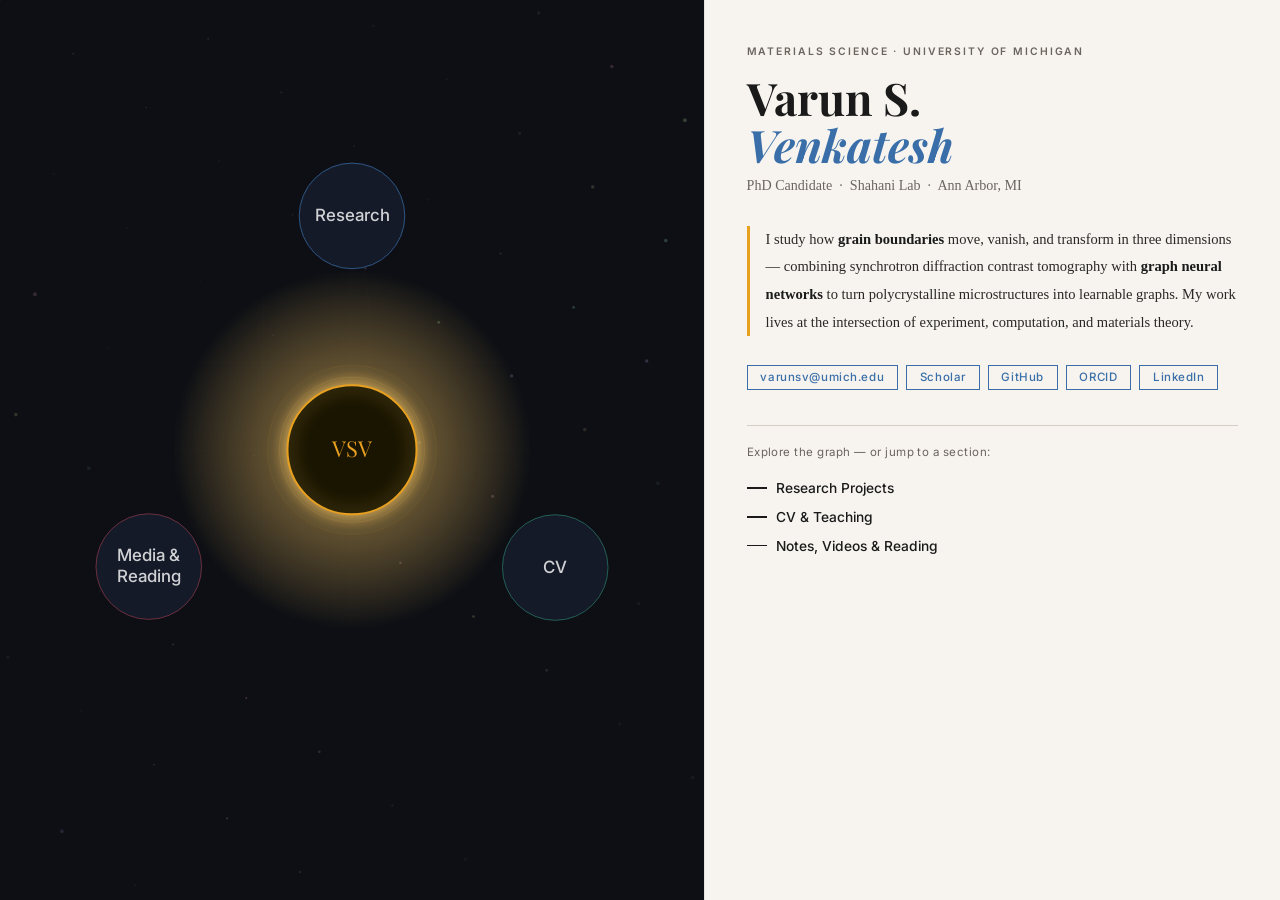
<file: index_2.html>
<!DOCTYPE html>
<html lang="en">
<head>
<meta charset="UTF-8"/>
<meta name="viewport" content="width=device-width, initial-scale=1.0"/>
<title>Varun S. Venkatesh</title>
<link rel="preconnect" href="https://fonts.googleapis.com"/>
<link rel="preconnect" href="https://fonts.gstatic.com" crossorigin/>
<link href="https://fonts.googleapis.com/css2?family=Playfair+Display:ital,wght@0,400;0,700;1,400&family=Inter:wght@300;400;500;600&display=swap" rel="stylesheet"/>
<style>
*,*::before,*::after{box-sizing:border-box;margin:0;padding:0}
html,body{width:100%;height:100%;overflow:hidden;background:#0d0f14}

:root{
  --bg:#0d0f14;
  --bg2:#12151c;
  --panel:#f7f4ef;
  --panel2:#ede9e1;
  --panel3:#e2ddd4;
  --ink:#1a1a1a;
  --muted:#6b6560;
  --border:#d4cec4;
  --accent:#e8a020;
  --accent2:#f0c060;
  --blue:#3a6ea8;
  --blue2:#5a90cc;
  --teal:#2a7a6a;
  --rose:#8a3a4a;
  --purple:#5a3a7a;
  --green:#3a6a3a;
}

/* ── LAYOUT ── */
#app{display:flex;width:100vw;height:100vh;overflow:hidden}

/* ── LEFT GRAPH ── */
#graph-side{
  position:relative;flex:0 0 55%;height:100%;
  background:var(--bg);overflow:hidden;
}
#graph-canvas{position:absolute;inset:0;width:100%;height:100%}

#back-btn{
  position:absolute;top:1.2rem;left:1.2rem;z-index:10;
  font-family:'Inter',sans-serif;font-size:.68rem;font-weight:500;
  letter-spacing:.1em;text-transform:uppercase;
  color:rgba(255,255,255,.4);background:rgba(255,255,255,.06);
  border:1px solid rgba(255,255,255,.12);padding:.35rem .9rem;
  cursor:pointer;opacity:0;pointer-events:none;
  transition:opacity .3s,color .2s,background .2s;border-radius:2px;
}
#back-btn.vis{opacity:1;pointer-events:all}
#back-btn:hover{color:var(--accent);background:rgba(232,160,32,.1);border-color:rgba(232,160,32,.3)}

#graph-label{
  position:absolute;top:1.2rem;right:1.2rem;z-index:10;
  font-family:'Playfair Display',serif;font-size:.9rem;font-style:italic;
  color:rgba(255,255,255,.3);opacity:0;transition:opacity .4s;pointer-events:none;
}
#graph-label.vis{opacity:1}

/* ── RIGHT CONTENT ── */
#content-side{
  flex:1;height:100%;overflow-y:auto;
  background:var(--panel);
  border-left:1px solid rgba(0,0,0,.08);
}
#content-side::-webkit-scrollbar{width:3px}
#content-side::-webkit-scrollbar-thumb{background:var(--border)}

#content-inner{padding:2.8rem 2.6rem 5rem}

/* HOME */
.h-eyebrow{
  font-family:'Inter',sans-serif;font-size:.65rem;font-weight:600;
  letter-spacing:.18em;text-transform:uppercase;color:var(--muted);margin-bottom:1rem;
}
.h-name{
  font-family:'Playfair Display',serif;font-size:2.8rem;line-height:1.05;
  color:var(--ink);margin-bottom:.4rem;
}
.h-name span{color:var(--blue);font-style:italic}
.h-role{font-size:.88rem;color:var(--muted);margin-bottom:1.8rem;line-height:1.6}

.h-bio{
  font-size:.91rem;line-height:1.9;color:#2a2826;
  border-left:3px solid var(--accent);padding-left:1rem;margin-bottom:1.8rem;
}
.h-bio strong{font-weight:600;color:var(--ink)}

.h-links{display:flex;flex-wrap:wrap;gap:.5rem;margin-bottom:2.2rem}
.h-link{
  font-family:'Inter',sans-serif;font-size:.72rem;font-weight:500;
  letter-spacing:.05em;color:var(--blue);border:1px solid var(--blue);
  padding:.28rem .8rem;text-decoration:none;transition:all .18s;
}
.h-link:hover{background:var(--blue);color:#fff}

.h-hint{
  font-family:'Inter',sans-serif;font-size:.72rem;color:var(--muted);
  letter-spacing:.04em;border-top:1px solid var(--border);padding-top:1.2rem;
  margin-bottom:.9rem;
}
.nav-btn{
  display:flex;align-items:center;gap:.6rem;
  font-family:'Inter',sans-serif;font-size:.86rem;font-weight:500;
  color:var(--ink);background:none;border:none;cursor:pointer;
  padding:.4rem 0;transition:color .15s;width:100%;text-align:left;
}
.nav-btn::before{
  content:'';display:block;width:20px;height:1.5px;
  background:currentColor;transition:width .2s;flex-shrink:0;
}
.nav-btn:hover{color:var(--blue)}
.nav-btn:hover::before{width:32px}

/* SECTION */
.s-back{
  display:flex;align-items:center;gap:.5rem;
  font-family:'Inter',sans-serif;font-size:.68rem;font-weight:500;
  letter-spacing:.1em;text-transform:uppercase;color:var(--muted);
  background:none;border:none;cursor:pointer;margin-bottom:2rem;
  padding:0;transition:color .15s;
}
.s-back svg{width:13px;height:13px;stroke:currentColor;fill:none;stroke-width:2.5}
.s-back:hover{color:var(--ink)}

.s-eyebrow{
  font-family:'Inter',sans-serif;font-size:.65rem;font-weight:600;
  letter-spacing:.16em;text-transform:uppercase;color:var(--muted);margin-bottom:.7rem;
}
.s-title{
  font-family:'Playfair Display',serif;font-size:2rem;color:var(--ink);
  margin-bottom:.35rem;line-height:1.15;
}
.s-sub{font-size:.85rem;color:var(--muted);margin-bottom:1.8rem;line-height:1.6}

/* item cards */
.icard{
  border:1px solid var(--border);background:var(--panel);
  padding:1rem 1.15rem;margin-bottom:.75rem;cursor:pointer;
  transition:border-color .18s,background .15s,transform .15s;position:relative;
}
.icard:hover{border-color:#aaa;background:var(--panel2);transform:translateY(-1px)}
.icard.active{border-color:var(--blue);background:var(--panel2)}
.icard .ic-tag{
  font-family:'Inter',sans-serif;font-size:.62rem;font-weight:600;
  letter-spacing:.1em;text-transform:uppercase;color:var(--muted);margin-bottom:.35rem;
}
.icard .ic-title{font-size:.9rem;font-weight:600;color:var(--ink);line-height:1.4;margin-bottom:.2rem}
.icard .ic-sub{font-size:.78rem;color:var(--muted);line-height:1.5}
.icard .ic-arr{
  position:absolute;right:.9rem;top:50%;transform:translateY(-50%);
  font-size:1.1rem;color:var(--border);transition:color .15s,right .15s;
}
.icard:hover .ic-arr{color:var(--blue);right:.6rem}

/* detail */
.detbox{
  background:var(--panel2);border:1px solid var(--border);
  border-left:3px solid var(--blue);
  padding:1.3rem 1.4rem;margin-bottom:1.2rem;
  animation:fadeup .28s ease;
}
@keyframes fadeup{from{opacity:0;transform:translateY(6px)}to{opacity:1;transform:none}}
.det-tag{font-family:'Inter',sans-serif;font-size:.62rem;font-weight:600;letter-spacing:.1em;text-transform:uppercase;color:var(--blue);margin-bottom:.5rem}
.det-title{font-family:'Playfair Display',serif;font-size:1.3rem;color:var(--ink);line-height:1.25;margin-bottom:.6rem}
.det-authors{font-size:.8rem;color:var(--muted);margin-bottom:.2rem}
.det-venue{font-size:.78rem;color:var(--blue);font-style:italic;margin-bottom:.9rem}
.det-body{font-size:.85rem;line-height:1.85;color:#2a2826;margin-bottom:.9rem}
.det-links{display:flex;gap:.5rem;flex-wrap:wrap}
.det-link{
  font-family:'Inter',sans-serif;font-size:.7rem;font-weight:500;
  color:var(--blue);border:1px solid var(--blue);padding:.25rem .7rem;
  text-decoration:none;transition:all .15s;background:none;cursor:pointer;
}
.det-link:hover{background:var(--blue);color:#fff}

/* fact grid */
.fact-grid{display:grid;grid-template-columns:1fr 1fr;gap:.6rem;margin-bottom:1.4rem}
.fact-card{background:var(--panel2);border:1px solid var(--border);padding:.9rem 1rem}
.fact-card .fk{font-family:'Inter',sans-serif;font-size:.62rem;font-weight:600;letter-spacing:.1em;text-transform:uppercase;color:var(--muted);margin-bottom:.3rem}
.fact-card .fv{font-size:.85rem;font-weight:500;color:var(--ink);line-height:1.5}

/* cv section heads */
.cv-head{
  font-family:'Inter',sans-serif;font-size:.65rem;font-weight:600;
  letter-spacing:.14em;text-transform:uppercase;color:var(--blue);
  border-bottom:1px solid var(--border);padding-bottom:.3rem;margin:1.3rem 0 .7rem;
}
.cv-row{display:grid;grid-template-columns:72px 1fr;gap:.25rem .8rem;margin-bottom:.7rem;font-size:.84rem}
.cv-yr{color:var(--muted);font-size:.75rem;padding-top:.1rem;font-family:'Inter',sans-serif}
.cv-d strong{display:block;font-weight:600;color:var(--ink)}
.cv-d span{color:var(--muted);font-size:.75rem}

/* media rows */
.mrow{border-bottom:1px solid var(--border);padding:.8rem 0;cursor:pointer}
.mrow:last-child{border-bottom:none}
.mrow:hover .mrow-title{color:var(--blue)}
.mrow-tag{font-family:'Inter',sans-serif;font-size:.6rem;font-weight:600;letter-spacing:.1em;text-transform:uppercase;color:var(--muted);margin-bottom:.2rem}
.mrow-title{font-size:.88rem;font-weight:500;color:var(--ink);transition:color .15s;margin-bottom:.15rem}
.mrow-sub{font-size:.77rem;color:var(--muted);line-height:1.5}

.divider{border:none;border-top:1px solid var(--border);margin:1.3rem 0}

/* tooltip */
#tooltip{
  position:fixed;background:rgba(15,17,25,.92);color:rgba(255,255,255,.9);
  font-family:'Inter',sans-serif;font-size:.7rem;letter-spacing:.03em;
  padding:5px 11px;pointer-events:none;opacity:0;transition:opacity .1s;
  z-index:300;white-space:nowrap;border-radius:2px;
}
</style>
</head>
<body>
<div id="app">
  <div id="graph-side">
    <canvas id="graph-canvas"></canvas>
    <button id="back-btn">← overview</button>
    <span id="graph-label"></span>
  </div>
  <div id="content-side">
    <div id="content-inner">
      <div id="view-home">
        <p class="h-eyebrow">Materials Science · University of Michigan</p>
        <h1 class="h-name">Varun S.<br/><span>Venkatesh</span></h1>
        <p class="h-role">PhD Candidate &nbsp;·&nbsp; Shahani Lab &nbsp;·&nbsp; Ann Arbor, MI</p>
        <p class="h-bio">
          I study how <strong>grain boundaries</strong> move, vanish, and transform in three dimensions —
          combining synchrotron diffraction contrast tomography with <strong>graph neural networks</strong>
          to turn polycrystalline microstructures into learnable graphs. My work lives at the
          intersection of experiment, computation, and materials theory.
        </p>
        <div class="h-links">
          <a class="h-link" href="mailto:varunsv@umich.edu">varunsv@umich.edu</a>
          <a class="h-link" href="https://scholar.google.com" target="_blank">Scholar</a>
          <a class="h-link" href="https://github.com" target="_blank">GitHub</a>
          <a class="h-link" href="https://orcid.org" target="_blank">ORCID</a>
          <a class="h-link" href="https://linkedin.com" target="_blank">LinkedIn</a>
        </div>
        <p class="h-hint">Explore the graph — or jump to a section:</p>
        <button class="nav-btn" onclick="activateSection('research')">Research Projects</button>
        <button class="nav-btn" onclick="activateSection('cv')">CV &amp; Teaching</button>
        <button class="nav-btn" onclick="activateSection('media')">Notes, Videos &amp; Reading</button>
      </div>
      <div id="view-section" style="display:none"></div>
    </div>
  </div>
</div>
<div id="tooltip"></div>

<script>
// ═══════════════════ DATA ═══════════════════

const GRAPH = {
  hub: { label: 'VSV', fullLabel: 'Varun\nVenkatesh' },
  main: [
    { id:'research', label:'Research',  angle:270, color:'#3a6ea8', glow:'#5a90cc' },
    { id:'cv',       label:'CV',        angle:30,  color:'#2a7a6a', glow:'#4aaa8a' },
    { id:'media',    label:'Media &\nReading', angle:150, color:'#8a3a4a', glow:'#c05a6a' },
  ],
  sub: {
    research: [
      { id:'r_theory',  label:'Theory &\nKinetics',   color:'#5a3a7a', glow:'#8a6ab0' },
      { id:'r_algo',    label:'Algorithm\nDev',        color:'#3a6ea8', glow:'#5a90cc' },
      { id:'r_nn',      label:'Neural\nNetworks',      color:'#2a7a6a', glow:'#4aaa8a' },
    ],
    cv:       [
      { id:'cv_edu',    label:'Education',             color:'#2a7a6a', glow:'#4aaa8a' },
      { id:'cv_pubs',   label:'Publications',          color:'#3a6ea8', glow:'#5a90cc' },
      { id:'cv_teach',  label:'Teaching',              color:'#3a6a3a', glow:'#5aaa5a' },
      { id:'cv_skills', label:'Skills',                color:'#8a5a2a', glow:'#c08a4a' },
    ],
    media:    [
      { id:'m_notes',   label:'Notes',                 color:'#8a3a4a', glow:'#c05a6a' },
      { id:'m_videos',  label:'Videos',                color:'#5a3a7a', glow:'#8a6ab0' },
      { id:'m_books',   label:'Books',                 color:'#3a6a3a', glow:'#5aaa5a' },
    ],
  },
  // leaves hang off sub-nodes
  leaves: {
    r_theory:  ['GB Kinetics\nDerivation','Kelvin Cell\nGeometry','Triple-Line\nDrag'],
    r_algo:    ['PolyProc\nPipeline','MATLAB\nViz','DCT\nReconstruction'],
    r_nn:      ['GNN\nPaper','Feature\nEngineering','Graph\nTracking'],
    cv_edu:    ['PhD\n2021–now','BS\n2017–21'],
    cv_pubs:   ['IOP\n2025','Acta\n2025','RexGG\n2025'],
    cv_teach:  ['GSI\nRoles','Course\nAssist.'],
    cv_skills: ['Python','MATLAB','MTEX /\nPolyProc'],
    m_notes:   ['GB in 3D','GNN for\nMicro','Kruskal-\nWallis'],
    m_videos:  ['3Blue1Brown','Veritasium','MIT OCW'],
    m_books:   ['Craft of\nResearch','Thinking\nFast & Slow','The Structure\nof Science'],
  }
};

const CONTENT = {
  research:{
    eyebrow:'Research',title:'Research Projects',
    sub:'Three interconnected themes: building theory, developing algorithms, and deploying neural networks on polycrystalline microstructures.',
    subsections:[
      {
        id:'r_theory',tag:'Theory & Kinetics',
        title:'Grain Boundary Kinetics',
        sub:'Analytical derivations for 3D grain boundary motion',
        items:[
          {id:'rt1',tag:'Derivation',
           title:'Grain Boundary Kinetics (3D Kelvin Cell)',
           sub:'Extension of Mattissen et al. (2005) to 3D',
           detail:{authors:null,venue:'Ongoing analytical work',
            body:'Extension of the Mattissen et al. (2005) framework to 3D using Kelvin cell geometry. Derives corrected grain boundary velocity accounting for triple-line drag and quadruple node drag. V_corr = V_free · √3 K_TL / (√3 K_TL + 2), subject to a self-consistency condition. Covers GB motion, triple-line drag, and quadruple node contributions.',links:[]}},
        ]
      },
      {
        id:'r_algo',tag:'Algorithm Development',
        title:'Computational Methods',
        sub:'Pipelines for microstructural feature extraction and 3D visualization',
        items:[
          {id:'ra1',tag:'Pipeline',
           title:'MoO₃/Fe₂O₃ 3D Visualization Pipeline',
           sub:'MATLAB — synchrotron tomography registration and rendering',
           detail:{authors:null,venue:'Ongoing · Synchrotron tomography',
            body:'MATLAB pipeline for co-registering pre- and post-reaction synchrotron tomography datasets via log-polar FFT and phase correlation. Isosurface rendering with custom RGB colors: MoO₃ [172 221 233]/255, Fe₂O₃ [219 107 134]/255, product [247 169 85]/255. Custom depth-sorting and slab volume renders with glass transparency.',links:[]}},
          {id:'ra2',tag:'Reconstruction',
           title:'Al–Al₃Ni Nanotomography (FXI beamline, NSLS-II)',
           sub:'Prior-constrained silhouette carving for eutectic microstructures',
           detail:{authors:null,venue:'NSLS-II · FXI beamline',
            body:'Prior-constrained silhouette carving for 3D reconstruction of Al–Al₃Ni eutectic microstructures. Targets quantitative characterization of lamellar phase morphology in directionally solidified samples at the Full-Field X-ray Imaging beamline.',links:[]}},
        ]
      },
      {
        id:'r_nn',tag:'Neural Networks',
        title:'Machine Learning on Grain Boundary Graphs',
        sub:'Graph neural networks and statistical feature selection for GB kinetics',
        items:[
          {id:'rn1',tag:'Journal · 2025 (submitted)',
           title:'GNN Classification of Grain Boundary Kinetic Outcomes',
           sub:'V.S. Venkatesh, Y. Zhang, A.J. Shahani — Acta Materialia',
           detail:{authors:'V.S. Venkatesh, Y. Zhang, A.J. Shahani',venue:'Acta Materialia, 2025 (submitted)',
            body:'Edge-centric message-passing GNN on 3-hop grain boundary subgraphs. No node attributes — all information lives on edges encoding crystallographic and topological descriptors computed via PolyProc. AdamW with cosine decay, early stopping on macro-F1. Labels: persist (0), appear (1), disappear (2).',links:[{label:'Preprint',href:'#'},{label:'Code',href:'#'}]}},
          {id:'rn2',tag:'Conference · 2025 (in press)',
           title:'Feature Engineering of Grain Boundary Descriptors',
           sub:'V.S. Venkatesh, Y. Zhang, A.J. Shahani — IOP Conference Series',
           detail:{authors:'V.S. Venkatesh, Y. Zhang, A.J. Shahani',venue:'IOP Conference Series: MSE, 2025 (in press)',
            body:'Two-stage statistical framework: Pearson correlation then Kruskal-Wallis testing. Final set of 8 descriptors: triple-line count, quadruple junction count, Coxeter residual, GB area, perimeter, misorientation angle, CSL flag, curvature spread. Geometric features lack discriminative power in equiaxed datasets.',links:[{label:'DOI',href:'#'}]}},
          {id:'rn3',tag:'Poster · 2025',
           title:'Graph-Based Tracking of Grain Boundary Networks via DCT',
           sub:'V.S. Venkatesh, Z. Croft, K. Thornton, A.J. Shahani — RexGG 2025',
           detail:{authors:'V.S. Venkatesh, Z. Croft, K. Thornton, A.J. Shahani',venue:'Recrystallization and Grain Growth Conference, 2025',
            body:'Graph-based pipeline for tracking grain boundary networks through 4D synchrotron DCT experiments. Shows how the GB graph evolves during recrystallization and introduces the featurization pipeline for querying graphs across time steps.',links:[{label:'Abstract',href:'#'}]}},
        ]
      },
    ]
  },

  cv:{
    eyebrow:'Curriculum Vitae',title:'CV & Teaching',
    sub:'Education, publications, teaching, and skills.',
    facts:[
      {k:'PhD',v:'MSE · University of Michigan\n2021 – present'},
      {k:'Advisor',v:'Prof. Ashwin J. Shahani\nShahani Lab'},
      {k:'BS',v:'MSE · University of Michigan\n2017 – 2021'},
      {k:'Contact',v:'varunsv@umich.edu'},
    ],
    sections:[
      {head:'Publications',items:[
        {title:'GNN Classification of GB Kinetic Outcomes',sub:'Acta Materialia, 2025 (submitted)'},
        {title:'Feature Engineering of GB Descriptors',sub:'IOP Conference Series, 2025 (in press)'},
        {title:'Graph-Based Tracking of GB Networks via DCT',sub:'RexGG Poster, 2025'},
      ]},
      {head:'Teaching',items:[
        {title:'Graduate Student Instructor',sub:'Add your course and term here — Dept. of MSE, University of Michigan'},
        {title:'Course Assistant',sub:'Add your course and term here'},
      ]},
      {head:'Skills',items:[
        {title:'Python',sub:'PyTorch Geometric, NumPy, scikit-learn, matplotlib, SciPy'},
        {title:'MATLAB',sub:'Image processing, 3D visualization, MTEX, PolyProc'},
        {title:'Methods',sub:'Synchrotron DCT, EBSD, 3D tomographic reconstruction, GNN'},
        {title:'Software',sub:'DREAM.3D, ImageJ/Fiji, COMSOL, Zotero'},
      ]},
    ]
  },

  media:{
    eyebrow:'Media & Reading',title:'Notes, Videos & Books',
    sub:'Short writing, channels worth watching, and books that shaped how I think.',
    notes:[
      {id:'mn1',title:'What does a grain boundary look like in 3D?',sub:'How synchrotron DCT reconstructs grain boundaries and what we can extract from them.'},
      {id:'mn2',title:'Why graph neural networks for microstructure?',sub:'Treating polycrystals as graphs rather than images — and what edge-centric message passing gains you.'},
      {id:'mn3',title:'A note on Kruskal-Wallis for feature selection',sub:'When Pearson correlation alone is not enough.'},
    ],
    videos:[
      {title:'3Blue1Brown',sub:'Exceptional mathematical intuition — linear algebra and neural network series especially.'},
      {title:'Veritasium',sub:'Physics and engineering storytelling at its best.'},
      {title:'MIT OpenCourseWare',sub:'3.012 Fundamentals of Materials Science for depth on thermodynamics and structure.'},
    ],
    books:[
      {title:'The Craft of Research',sub:'Wayne Booth et al. — the best book on how to think about and write research.'},
      {title:'Thinking, Fast and Slow',sub:'Kahneman — essential reading on how we reason and where we go wrong.'},
      {title:'The Structure of Scientific Revolutions',sub:'Kuhn — still the most honest account of how science actually progresses.'},
    ]
  }
};

// ═══════════════════ GRAPH ENGINE ═══════════════════

const canvas = document.getElementById('graph-canvas');
const ctx = canvas.getContext('2d');
const dpr = window.devicePixelRatio || 1;
let W, H;

// State
let appState = 'home';   // 'home' | mainId
let subState = null;     // subId currently expanded (leaves visible)
let hovId = null;
let animT = 0;

// Camera
let cam = {x:0,y:0,z:1}, camT = {x:0,y:0,z:1};

// World nodes
let nodes = [];
// Progress maps
let mainProg = {};  // mainId -> 0..1 (sub-nodes visible)
let subProgMap = {}; // subId -> 0..1 (leaves visible)
// Hover springs
let hov = {};
// Particles on edges
let particles = [];
// Ripples
let ripples = [];
// Wobble phases per node
let wobble = {};

const MAIN_SPOKE = 160;
const SUB_SPOKE  = 90;
const LEAF_SPOKE = 58;

function buildWorld(){
  nodes = [];
  nodes.push({id:'hub',x:0,y:0,r:44,type:'hub',label:'VSV',color:'#e8a020',glow:'#f0c060'});

  for(const mn of GRAPH.main){
    const rad = mn.angle*Math.PI/180;
    const x = Math.cos(rad)*MAIN_SPOKE, y = Math.sin(rad)*MAIN_SPOKE;
    nodes.push({id:mn.id,x,y,r:36,type:'main',label:mn.label,color:mn.color,glow:mn.glow,angle:mn.angle});
    if(!(mn.id in mainProg)) mainProg[mn.id]=0;

    const subs = GRAPH.sub[mn.id]||[];
    const sc = subs.length;
    const spread = Math.PI*0.65;
    subs.forEach((s,si)=>{
      const t = sc===1?0:(si/(sc-1)-0.5);
      const a = rad + t*spread;
      const sx2 = x+Math.cos(a)*SUB_SPOKE, sy2 = y+Math.sin(a)*SUB_SPOKE;
      nodes.push({id:s.id,parentId:mn.id,x:sx2,y:sy2,r:26,type:'sub',
        label:s.label,color:s.color,glow:s.glow,subAngle:a,idx:si});
      if(!(s.id in subProgMap)) subProgMap[s.id]=0;

      const leaves = GRAPH.leaves[s.id]||[];
      const lc = leaves.length;
      const lspread = Math.PI*0.55;
      leaves.forEach((ll,li)=>{
        const lt = lc===1?0:(li/(lc-1)-0.5);
        const la = a + lt*lspread;
        const lx = sx2+Math.cos(la)*LEAF_SPOKE, ly = sy2+Math.sin(la)*LEAF_SPOKE;
        nodes.push({id:s.id+'_l'+li,parentId:s.id,grandParentId:mn.id,
          x:lx,y:ly,r:18,type:'leaf',label:ll,color:s.color,glow:s.glow,leafAngle:la,idx:li,subIdx:si});
      });
    });
  }
}

// Coord transforms
function ts(wx,wy){return{sx:W/2+(wx-cam.x)*cam.z,sy:H/2+(wy-cam.y)*cam.z}}
function tw(sx,sy){return{wx:(sx-W/2)/cam.z+cam.x,wy:(sy-H/2)/cam.z+cam.y}}

function getHS(id){return hov[id]??1}
function getWob(id,t){
  if(!wobble[id]) wobble[id]=Math.random()*Math.PI*2;
  return Math.sin(t*0.04+wobble[id])*1.5;
}

// ── DRAW ──────────────────────────────
function drawGlowCircle(sx,sy,r,fill,glowColor,glowR,alpha){
  ctx.save();ctx.globalAlpha=alpha??1;
  if(glowColor){
    const g=ctx.createRadialGradient(sx,sy,r*0.3,sx,sy,glowR);
    g.addColorStop(0,glowColor+'55');g.addColorStop(1,glowColor+'00');
    ctx.beginPath();ctx.arc(sx,sy,glowR,0,Math.PI*2);ctx.fillStyle=g;ctx.fill();
  }
  ctx.beginPath();ctx.arc(sx,sy,r,0,Math.PI*2);ctx.fillStyle=fill;ctx.fill();
  ctx.restore();
}

function drawRing(sx,sy,r,color,lw,alpha,dash){
  ctx.save();ctx.globalAlpha=alpha??1;
  ctx.beginPath();ctx.arc(sx,sy,r,0,Math.PI*2);
  ctx.strokeStyle=color;ctx.lineWidth=lw;
  if(dash)ctx.setLineDash(dash);ctx.stroke();ctx.setLineDash([]);
  ctx.restore();
}

function drawCurve(ax,ay,bx,by,color,alpha,lw,dash){
  ctx.save();ctx.globalAlpha=alpha??1;
  ctx.beginPath();ctx.moveTo(ax,ay);
  const mx=(ax+bx)/2,my=(ay+by)/2;
  const px=mx+(ay-by)*0.15,py=my+(bx-ax)*0.15;
  ctx.quadraticCurveTo(px,py,bx,by);
  ctx.strokeStyle=color;ctx.lineWidth=lw??1;
  if(dash){ctx.setLineDash(dash);ctx.lineDashOffset=-animT*0.018;}
  ctx.stroke();ctx.setLineDash([]);
  ctx.restore();
}

function drawLabel(sx,sy,text,size,color,weight){
  const lines=text.split('\n');
  ctx.save();
  ctx.font=`${weight??400} ${size}px 'Inter',sans-serif`;
  ctx.fillStyle=color;ctx.textAlign='center';ctx.textBaseline='middle';
  const lh=size*1.25;
  const oy=-(lines.length-1)*lh/2;
  lines.forEach((l,i)=>ctx.fillText(l,sx,sy+oy+i*lh));
  ctx.restore();
}

function drawSerifLabel(sx,sy,text,size,color){
  const lines=text.split('\n');
  ctx.save();
  ctx.font=`${size}px 'Playfair Display',serif`;
  ctx.fillStyle=color;ctx.textAlign='center';ctx.textBaseline='middle';
  const lh=size*1.3;
  const oy=-(lines.length-1)*lh/2;
  lines.forEach((l,i)=>ctx.fillText(l,sx,sy+oy+i*lh));
  ctx.restore();
}

// spawn edge particles
function spawnParticles(ax,ay,bx,by,color,n){
  for(let i=0;i<(n??2);i++){
    const t=Math.random();
    particles.push({
      x:ax+(bx-ax)*t,y:ay+(by-ay)*t,
      vx:(bx-ax)*0.003*(0.5+Math.random()),
      vy:(by-ay)*0.003*(0.5+Math.random()),
      r:1.5+Math.random()*1.5,
      color,alpha:0.8,life:1,
    });
  }
}

function loop(){
  requestAnimationFrame(loop);
  animT++;
  const pw=canvas.parentElement.clientWidth,ph=canvas.parentElement.clientHeight;
  if(W!==pw||H!==ph){
    W=pw;H=ph;
    canvas.width=W*dpr;canvas.height=H*dpr;
    canvas.style.width=W+'px';canvas.style.height=H+'px';
    ctx.scale(dpr,dpr);
  }

  cam.x+=(camT.x-cam.x)*0.07;
  cam.y+=(camT.y-cam.y)*0.07;
  cam.z+=(camT.z-cam.z)*0.07;

  // progress
  for(const mn of GRAPH.main){
    const want=appState===mn.id?1:0;
    mainProg[mn.id]=(mainProg[mn.id]||0)+(want-(mainProg[mn.id]||0))*0.09;
  }
  for(const mn of GRAPH.main){
    const subs=GRAPH.sub[mn.id]||[];
    for(const s of subs){
      const want=(appState===mn.id&&subState===s.id)?1:0;
      subProgMap[s.id]=(subProgMap[s.id]||0)+(want-(subProgMap[s.id]||0))*0.09;
    }
  }

  ctx.clearRect(0,0,W,H);

  // subtle star field bg
  ctx.save();
  for(let i=0;i<60;i++){
    const hsh=(i*137.5)%360;
    const px2=(((i*73.1)%W+W)%W), py2=(((i*53.7)%H+H)%H);
    const pr=0.6+((i*31)%10)*0.15;
    const pa=0.15+0.1*Math.sin(animT*0.02+i);
    ctx.beginPath();ctx.arc(px2,py2,pr,0,Math.PI*2);
    ctx.fillStyle=`hsla(${hsh},40%,70%,${pa})`;ctx.fill();
  }
  ctx.restore();

  // subtle grid
  ctx.save();ctx.strokeStyle='rgba(255,255,255,.025)';ctx.lineWidth=0.5;
  const gs=60*cam.z;
  const ox=((W/2-cam.x*cam.z)%gs+gs)%gs;
  const oy=((H/2-cam.y*cam.z)%gs+gs)%gs;
  for(let x=ox-gs;x<W;x+=gs){ctx.beginPath();ctx.moveTo(x,0);ctx.lineTo(x,H);ctx.stroke();}
  for(let y=oy-gs;y<H;y+=gs){ctx.beginPath();ctx.moveTo(0,y);ctx.lineTo(W,y);ctx.stroke();}
  ctx.restore();

  // ripples
  ripples=ripples.filter(r=>r.a>0.02);
  for(const r of ripples){
    drawRing(r.x,r.y,r.r,r.color,1.2,r.a);
    r.r+=2.5;r.a*=0.88;
  }

  // particles
  particles=particles.filter(p=>p.alpha>0.05);
  for(const p of particles){
    ctx.save();ctx.globalAlpha=p.alpha;
    ctx.beginPath();ctx.arc(p.x,p.y,p.r,0,Math.PI*2);
    ctx.fillStyle=p.color;ctx.fill();ctx.restore();
    p.x+=p.vx;p.y+=p.vy;p.alpha*=0.93;p.r*=0.97;
  }

  // hub -> main edges
  const hub=nodes.find(n=>n.id==='hub');
  const {sx:hsx,sy:hsy}=ts(hub.x,hub.y);
  for(const mn of GRAPH.main){
    const m=nodes.find(n=>n.id===mn.id);
    const {sx:msx,sy:msy}=ts(m.x,m.y);
    const active=appState===mn.id;
    const fade=appState!=='home'&&!active;
    const hovE=hovId===mn.id;
    // animated particles on active edge
    if(active&&animT%12===0) spawnParticles(hsx,hsy,msx,msy,mn.glow,1);
    drawCurve(hsx,hsy,msx,msy,
      active?mn.glow:(hovE?mn.glow+'88':'rgba(255,255,255,.08)'),
      fade?0.05:active?0.6:hovE?0.4:0.2,
      active?1.8:0.8,
      active?[6,4]:null);
  }

  // sub -> leaf edges + leaf nodes
  for(const mn of GRAPH.main){
    const parent=nodes.find(n=>n.id===mn.id);
    const mp=mainProg[mn.id]||0;
    if(mp<0.01) continue;
    const subs=nodes.filter(n=>n.parentId===mn.id&&n.type==='sub');
    const {sx:psx,sy:psy}=ts(parent.x,parent.y);

    for(const s of subs){
      const sp=subProgMap[s.id]||0;
      if(sp<0.01) continue;
      const {sx:ssx,sy:ssy}=ts(
        parent.x+(s.x-parent.x)*mp,
        parent.y+(s.y-parent.y)*mp
      );
      const leaves=nodes.filter(n=>n.parentId===s.id&&n.type==='leaf');
      for(const lf of leaves){
        const {sx:tsx,sy:tsy}=ts(lf.x,lf.y);
        const lsx=ssx+(tsx-ssx)*sp, lsy=ssy+(tsy-ssy)*sp;
        drawCurve(ssx,ssy,lsx,lsy,s.glow+'66',sp*0.4,0.7,[3,4]);
        // leaf node
        const lhov=hovId===lf.id;
        const lr=lf.r*cam.z*(hov[lf.id]||1);
        ctx.save();ctx.globalAlpha=sp*0.95;
        if(lhov){ctx.shadowColor=s.glow;ctx.shadowBlur=14;}
        drawGlowCircle(lsx,lsy,lr,lhov?s.color:'#1a1f2e',lhov?s.glow:null,lr*2.2);
        drawRing(lsx,lsy,lr,s.color+'88',0.8);
        ctx.restore();
        if(sp>0.6){
          const fs=Math.max(6.5,lr*0.44);
          ctx.save();ctx.globalAlpha=(sp-0.6)/0.4;
          drawLabel(lsx,lsy,lf.label,fs,lhov?'#fff':'rgba(255,255,255,.7)','500');
          ctx.restore();
        }
      }
    }
  }

  // main -> sub edges + sub nodes
  for(const mn of GRAPH.main){
    const m=nodes.find(n=>n.id===mn.id);
    const mp=mainProg[mn.id]||0;
    if(mp<0.01) continue;
    const {sx:msx,sy:msy}=ts(m.x,m.y);
    const subs=nodes.filter(n=>n.parentId===mn.id&&n.type==='sub');
    for(const s of subs){
      const {sx:tsx,sy:tsy}=ts(s.x,s.y);
      const ssx=msx+(tsx-msx)*mp, ssy=msy+(tsy-msy)*mp;
      const shov=hovId===s.id;
      const sActive=subState===s.id;
      // edge
      if(sActive&&animT%18===0) spawnParticles(msx,msy,ssx,ssy,s.glow,1);
      drawCurve(msx,msy,ssx,ssy,
        sActive?s.glow:shov?s.glow+'aa':'rgba(255,255,255,.12)',
        mp*(sActive?0.6:shov?0.4:0.2),0.9,
        sActive?[5,4]:null);
      // sub node
      const sr=s.r*cam.z*(hov[s.id]||1);
      ctx.save();ctx.globalAlpha=Math.min(1,mp*1.3);
      if(shov||sActive){ctx.shadowColor=s.glow;ctx.shadowBlur=sActive?22:14;}
      drawGlowCircle(ssx,ssy,sr,sActive?s.color:'#151a28',sActive?s.glow:shov?s.glow:null,sr*2.4);
      drawRing(ssx,ssy,sr,s.color+(sActive?'ff':'88'),sActive?1.5:0.8);
      ctx.restore();
      if(mp>0.4){
        const fs=Math.max(7.5,sr*0.38);
        ctx.save();ctx.globalAlpha=(mp-0.4)/0.6;
        // ensure text fits inside node
        drawLabel(ssx,ssy,s.label,Math.min(fs,sr*0.38),
          sActive||shov?'#fff':'rgba(255,255,255,.75)','500');
        ctx.restore();
      }
    }
  }

  // main nodes
  for(const mn of GRAPH.main){
    const m=nodes.find(n=>n.id===mn.id);
    const active=appState===mn.id;
    const fade=appState!=='home'&&!active;
    const mhov=hovId===mn.id;
    const sc=hov[mn.id]||1;
    const r=m.r*cam.z*sc;
    const wob=getWob(mn.id,animT);
    const {sx,sy}=ts(m.x,m.y);
    const asx=sx, asy=sy+wob;

    ctx.save();ctx.globalAlpha=fade?0.12:1;
    if(mhov||active){ctx.shadowColor=mn.glow;ctx.shadowBlur=active?28:16;}
    // outer glow ring (pulses when active)
    if(active){
      const pulse=0.5+0.5*Math.sin(animT*0.06);
      drawRing(asx,asy,r+6+4*pulse,mn.glow,1,0.15+0.1*pulse);
    }
    drawGlowCircle(asx,asy,r,active?mn.color:'#151a28',mhov||active?mn.glow:null,r*2.5);
    drawRing(asx,asy,r,mn.color+(active?'ff':'bb'),active?2:1);
    ctx.restore();

    if(!fade||active){
      const fs=Math.max(9,r*0.33);
      ctx.save();ctx.globalAlpha=fade?0.12:1;
      // clamp font so text stays inside circle
      const safeFs=Math.min(fs, r*0.32);
      drawLabel(asx,asy,mn.label,safeFs,active||mhov?'#fff':'rgba(255,255,255,.8)','500');
      ctx.restore();
    }
  }

  // hub
  {
    const wob=getWob('hub',animT)*0.5;
    const {sx,sy}=ts(hub.x,hub.y);
    const hhov=hovId==='hub';
    const r=hub.r*cam.z*(hov['hub']||1);
    const pulse=0.5+0.5*Math.sin(animT*0.03);
    // triple ring halo
    ctx.save();
    drawRing(sx,sy+wob,r+14+6*pulse,'#e8a020',0.8,0.06+0.04*pulse);
    drawRing(sx,sy+wob,r+8,'#e8a020',0.8,0.12+0.04*pulse);
    ctx.shadowColor='#f0c060';ctx.shadowBlur=hhov?30:18;
    drawGlowCircle(sx,sy+wob,r,'#1a1500','#f0c060',r*2.8);
    drawRing(sx,sy+wob,r,'#e8a020',2);
    ctx.restore();
    const fs=Math.max(10,r*0.38);
    drawSerifLabel(sx,sy+wob,hub.fullLabel||'VSV',Math.min(fs,r*0.34),'#e8a020');
  }

  // hover springs
  const allIds=['hub',...GRAPH.main.map(m=>m.id),
    ...GRAPH.main.flatMap(mn=>(GRAPH.sub[mn.id]||[]).map(s=>s.id)),
    ...GRAPH.main.flatMap(mn=>(GRAPH.sub[mn.id]||[]).flatMap(s=>(GRAPH.leaves[s.id]||[]).map((_,i)=>s.id+'_l'+i)))
  ];
  for(const id of allIds){
    const want=hovId===id?1.14:1;
    hov[id]=(hov[id]||1)+(want-(hov[id]||1))*0.13;
  }
}

// ── HIT TEST ──
function hitTest(mx,my){
  // leaves
  for(const mn of GRAPH.main){
    const mp=mainProg[mn.id]||0;if(mp<0.2)continue;
    const m=nodes.find(n=>n.id===mn.id);
    const {sx:msx,sy:msy}=ts(m.x,m.y);
    const subs=nodes.filter(n=>n.parentId===mn.id&&n.type==='sub');
    for(const s of subs){
      const sp=subProgMap[s.id]||0;if(sp<0.2)continue;
      const {sx:tsx2,sy:tsy2}=ts(s.x,s.y);
      const ssx=msx+(tsx2-msx)*mp, ssy=msy+(tsy2-msy)*mp;
      const leaves=nodes.filter(n=>n.parentId===s.id);
      for(const lf of leaves){
        const {sx:ltx,sy:lty}=ts(lf.x,lf.y);
        const lsx=ssx+(ltx-ssx)*sp, lsy=ssy+(lty-ssy)*sp;
        if(Math.hypot(mx-lsx,my-lsy)<lf.r*cam.z+6) return lf;
      }
    }
  }
  // subs
  for(const mn of GRAPH.main){
    const mp=mainProg[mn.id]||0;if(mp<0.2)continue;
    const m=nodes.find(n=>n.id===mn.id);
    const {sx:msx,sy:msy}=ts(m.x,m.y);
    const subs=nodes.filter(n=>n.parentId===mn.id&&n.type==='sub');
    for(const s of subs){
      const {sx:tsx2,sy:tsy2}=ts(s.x,s.y);
      const ssx=msx+(tsx2-msx)*mp, ssy=msy+(tsy2-msy)*mp;
      if(Math.hypot(mx-ssx,my-ssy)<s.r*cam.z+6) return s;
    }
  }
  // main
  for(const mn of GRAPH.main){
    const m=nodes.find(n=>n.id===mn.id);
    const {sx,sy}=ts(m.x,m.y);
    if(Math.hypot(mx-sx,my-sy)<m.r*cam.z+6) return m;
  }
  // hub
  const {sx,sy}=ts(hub_pos());
  if(Math.hypot(mx-sx,my-sy)<44*cam.z+6) return nodes.find(n=>n.id==='hub');
  return null;
}
function hub_pos(){const h=nodes.find(n=>n.id==='hub');return h;}

// ── CAMERA ──
function setCamHome(){
  camT={x:0,y:0,z:Math.min(W,H)/480};
}
function setCamOnMain(mnId){
  const m=nodes.find(n=>n.id===mnId);
  camT={x:m.x,y:m.y,z:Math.min(W,H)/260};
}

// ── SECTION ACTIVATION ──
function activateSection(id){
  appState=id;subState=null;
  setCamOnMain(id);
  document.getElementById('back-btn').classList.add('vis');
  document.getElementById('graph-label').textContent=
    GRAPH.main.find(m=>m.id===id)?.label.replace('\n',' ')||id;
  document.getElementById('graph-label').classList.add('vis');
  document.getElementById('view-home').style.display='none';
  renderSection(id);
  document.getElementById('view-section').style.display='block';
  document.getElementById('content-side').scrollTop=0;
}

function goHome(){
  appState='home';subState=null;
  setCamHome();
  document.getElementById('back-btn').classList.remove('vis');
  document.getElementById('graph-label').classList.remove('vis');
  document.getElementById('view-home').style.display='block';
  document.getElementById('view-section').style.display='none';
  document.getElementById('view-section').innerHTML='';
}

// ── RENDERERS ──
let openDet=null;

function renderSection(id){
  const sec=CONTENT[id];
  const vs=document.getElementById('view-section');
  if(!sec){vs.innerHTML='<p style="color:var(--muted);font-size:.85rem">Coming soon.</p>';return;}

  let h=`<button class="s-back" onclick="goHome()">
    <svg viewBox="0 0 24 24"><polyline points="15 18 9 12 15 6"/></svg>All sections
  </button>
  <p class="s-eyebrow">${sec.eyebrow}</p>
  <h2 class="s-title">${sec.title}</h2>
  <p class="s-sub">${sec.sub}</p>`;

  if(id==='research'){
    for(const ss of sec.subsections){
      h+=`<div class="divider"></div>
        <p class="s-eyebrow" style="color:var(--blue)">${ss.tag}</p>
        <p style="font-family:'Playfair Display',serif;font-size:1.1rem;color:var(--ink);margin-bottom:.3rem">${ss.title}</p>
        <p style="font-size:.78rem;color:var(--muted);margin-bottom:1rem">${ss.sub}</p>`;
      for(const it of ss.items){
        h+=`<div class="icard" id="card_${it.id}" onclick="toggleDet('${it.id}','research')">
          <p class="ic-tag">${it.tag}</p>
          <p class="ic-title">${it.title}</p>
          <p class="ic-sub">${it.sub}</p>
          <span class="ic-arr">›</span>
        </div>
        <div id="det_${it.id}" style="display:none"></div>`;
      }
    }
  } else if(id==='cv'){
    h+=`<div class="fact-grid">`;
    for(const f of sec.facts) h+=`<div class="fact-card"><p class="fk">${f.k}</p><p class="fv">${f.v.replace('\n','<br/>')}</p></div>`;
    h+=`</div>`;
    for(const s of sec.sections){
      h+=`<p class="cv-head">${s.head}</p>`;
      for(const it of s.items)
        h+=`<div class="cv-row"><span class="cv-yr"></span><div class="cv-d"><strong>${it.title}</strong><span>${it.sub}</span></div></div>`;
    }
    h+=`<hr class="divider"/><p style="font-size:.78rem;color:var(--muted)"><a href="assets/cv.pdf" style="color:var(--blue)">Download full CV (PDF) →</a></p>`;
  } else if(id==='media'){
    h+=`<p class="cv-head">Notes</p>`;
    for(const n of sec.notes) h+=`<div class="mrow"><p class="mrow-tag">Note</p><p class="mrow-title">${n.title}</p><p class="mrow-sub">${n.sub}</p></div>`;
    h+=`<p class="cv-head">Videos worth watching</p>`;
    for(const v of sec.videos) h+=`<div class="mrow"><p class="mrow-tag">YouTube</p><p class="mrow-title">${v.title}</p><p class="mrow-sub">${v.sub}</p></div>`;
    h+=`<p class="cv-head">Books</p>`;
    for(const b of sec.books) h+=`<div class="mrow"><p class="mrow-tag">Book</p><p class="mrow-title">${b.title}</p><p class="mrow-sub">${b.sub}</p></div>`;
  }

  vs.innerHTML=h;openDet=null;
}

function getAllItems(secId){
  const sec=CONTENT[secId];
  if(!sec) return [];
  if(secId==='research') return sec.subsections.flatMap(s=>s.items);
  return [];
}

function toggleDet(itemId,secId){
  const det=document.getElementById('det_'+itemId);
  const card=document.getElementById('card_'+itemId);
  if(openDet===itemId){
    det.style.display='none';if(card)card.classList.remove('active');
    openDet=null;return;
  }
  if(openDet){
    const pd=document.getElementById('det_'+openDet);
    const pc=document.getElementById('card_'+openDet);
    if(pd)pd.style.display='none';if(pc)pc.classList.remove('active');
  }
  openDet=itemId;if(card)card.classList.add('active');
  const item=getAllItems(secId).find(i=>i.id===itemId);
  if(!item?.detail)return;
  const d=item.detail;
  let links=d.links?.length?`<div class="det-links">${d.links.map(l=>`<a class="det-link" href="${l.href}" target="_blank">${l.label}</a>`).join('')}</div>`:'';
  det.innerHTML=`<div class="detbox">
    <p class="det-title">${item.title}</p>
    ${d.authors?`<p class="det-authors">${d.authors}</p>`:''}
    ${d.venue?`<p class="det-venue">${d.venue}</p>`:''}
    <p class="det-body">${d.body}</p>${links}
  </div>`;
  det.style.display='block';
  setTimeout(()=>det.scrollIntoView({behavior:'smooth',block:'nearest'}),60);
}

// ── MOUSE ──
canvas.addEventListener('mousemove',e=>{
  const r=canvas.getBoundingClientRect();
  const mx=e.clientX-r.left,my=e.clientY-r.top;
  const n=hitTest(mx,my);
  hovId=n?n.id:null;
  canvas.style.cursor=n?'pointer':'default';
  const tt=document.getElementById('tooltip');
  if(n&&(n.type==='leaf'||n.type==='sub')){
    tt.textContent=n.label.replace('\n',' · ');
    tt.style.left=(e.clientX+16)+'px';tt.style.top=(e.clientY-10)+'px';tt.style.opacity='1';
  } else tt.style.opacity='0';
});
canvas.addEventListener('mouseleave',()=>{
  hovId=null;canvas.style.cursor='default';
  document.getElementById('tooltip').style.opacity='0';
});
canvas.addEventListener('click',e=>{
  const r=canvas.getBoundingClientRect();
  const mx=e.clientX-r.left,my=e.clientY-r.top;
  const n=hitTest(mx,my);
  ripples.push({x:mx,y:my,r:4,a:0.7,color:n?.glow||n?.color||'#e8a020'});
  if(!n){goHome();return;}
  if(n.type==='hub'){goHome();return;}
  if(n.type==='main'){
    if(appState===n.id)goHome(); else activateSection(n.id);return;
  }
  if(n.type==='sub'){
    // expand leaves; activate section + scroll to subsection
    const wasActive=subState===n.id;
    subState=wasActive?null:n.id;
    if(!wasActive){
      activateSection(n.parentId);
      // scroll to subsection on right
      setTimeout(()=>{
        const el=document.getElementById('card_'+(CONTENT[n.parentId]?.subsections?.find(s=>s.id===n.id)?.items[0]?.id||''));
        if(el)el.scrollIntoView({behavior:'smooth',block:'start'});
      },120);
    }
    return;
  }
  if(n.type==='leaf'){
    // map leaf to item
    activateSection(n.grandParentId);
    const subsec=CONTENT[n.grandParentId]?.subsections?.find(s=>s.id===n.parentId);
    if(subsec&&n.idx<subsec.items.length){
      subState=n.parentId;
      setTimeout(()=>{
        const itemId=subsec.items[n.idx]?.id;
        if(itemId){toggleDet(itemId,n.grandParentId);}
      },150);
    }
  }
});

document.getElementById('back-btn').addEventListener('click',goHome);

// ── INIT ──
buildWorld();
W=canvas.parentElement.clientWidth;H=canvas.parentElement.clientHeight;
canvas.width=W*dpr;canvas.height=H*dpr;
canvas.style.width=W+'px';canvas.style.height=H+'px';
ctx.scale(dpr,dpr);
setCamHome();cam={...camT};
loop();
</script>
</body>
</html>
</file>
